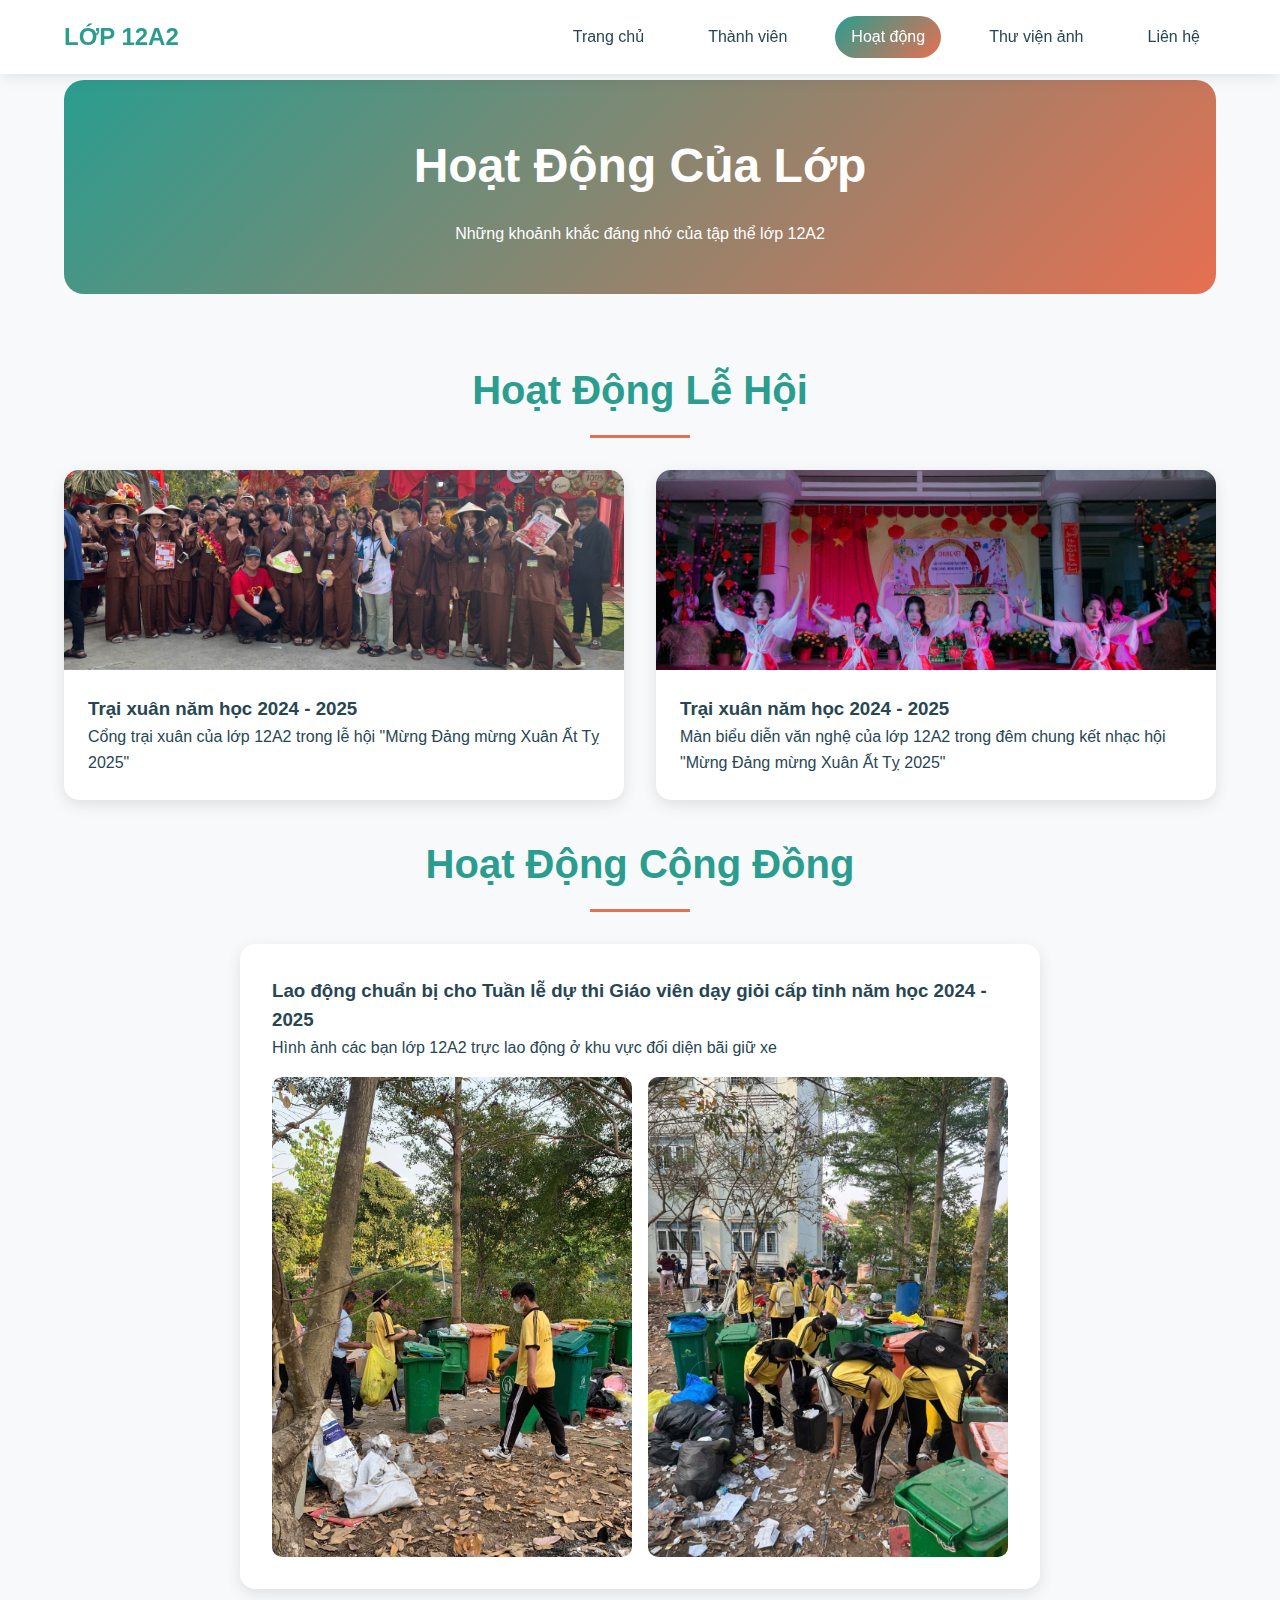
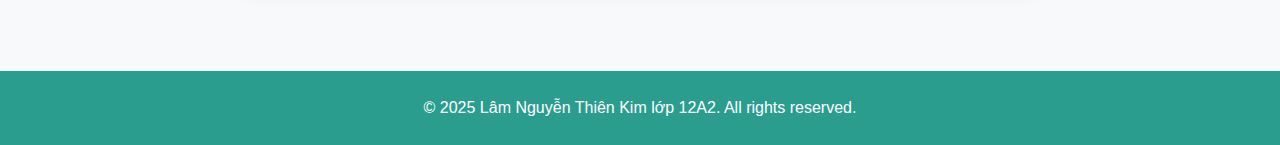
<file: activities.html>
<!DOCTYPE html>
<html lang="vi">
<head>
    <meta charset="UTF-8">
    <meta name="viewport" content="width=device-width, initial-scale=1.0">
    <title>Lớp 12A2 - Hoạt động</title>
    <link rel="stylesheet" href="css/style.css">
    <link rel="stylesheet" href="https://cdnjs.cloudflare.com/ajax/libs/font-awesome/6.0.0/css/all.min.css">
</head>
<body>
    <nav class="menu">
        <div class="logo">LỚP 12A2</div>
        <ul>
            <li><a href="index.html">Trang chủ</a></li>
            <li><a href="members.html">Thành viên</a></li>
            <li><a href="activities.html" class="active">Hoạt động</a></li>
            <li><a href="gallery.html">Thư viện ảnh</a></li>
            <li><a href="contact.html">Liên hệ</a></li>
        </ul>
    </nav>

    <main class="activities-container">
        <header class="page-header">
            <h1>Hoạt Động Của Lớp</h1>
            <p>Những khoảnh khắc đáng nhớ của tập thể lớp 12A2</p>
        </header>

        <section class="activity-section academic">
            <h2 class="section-title">Hoạt Động Lễ Hội</h2>
            <div class="activity-grid">
                <div class="activity-card">
                    <div class="activity-image">
                        <img src="images/anh3.jpg" alt="Học nhóm">
                    </div>
                    <div class="activity-content">
                        <h3>Trại xuân năm học 2024 - 2025</h3>
                        <p>Cổng trại xuân của lớp 12A2 trong lễ hội "Mừng Đảng mừng Xuân Ất Tỵ 2025"</p>
                    </div>
                </div>

                <div class="activity-card">
                    <div class="activity-image">
                        <img src="images/anh5.jpg" alt="Thi học sinh giỏi">
                    </div>
                    <div class="activity-content">
                        <h3>Trại xuân năm học 2024 - 2025</h3>
                        <p>Màn biểu diễn văn nghệ của lớp 12A2 trong đêm chung kết nhạc hội "Mừng Đảng mừng Xuân Ất Tỵ 2025"</p>
                    </div>
                </div>
            </div>
        </section>

        <section class="activity-section cultural">
            <h2 class="section-title">Hoạt Động Cộng Đồng</h2>
            <div class="activity-timeline">
                <div class="timeline-item">
                    <div class="timeline-content">
                        <h3>Lao động chuẩn bị cho Tuần lễ dự thi Giáo viên dạy giỏi cấp tỉnh năm học 2024 - 2025</h3>
                        <p>Hình ảnh các bạn lớp 12A2 trực lao động ở khu vực đối diện bãi giữ xe</p>
                        <div class="timeline-gallery">
                            <img src="images/anh9.jpg" alt="Tết Trung Thu">
                            <img src="images/anh10.jpg" alt="Tết Trung Thu">
                        </div>
                    </div>
                </div>
            </div>
        </section>
    </main>
    </main>

    <footer>
        <p>&copy; 2025 Lâm Nguyễn Thiên Kim lớp 12A2. All rights reserved.</p>
    </footer>

    <script src="js/script.js"></script>
</body>
</html>
</file>
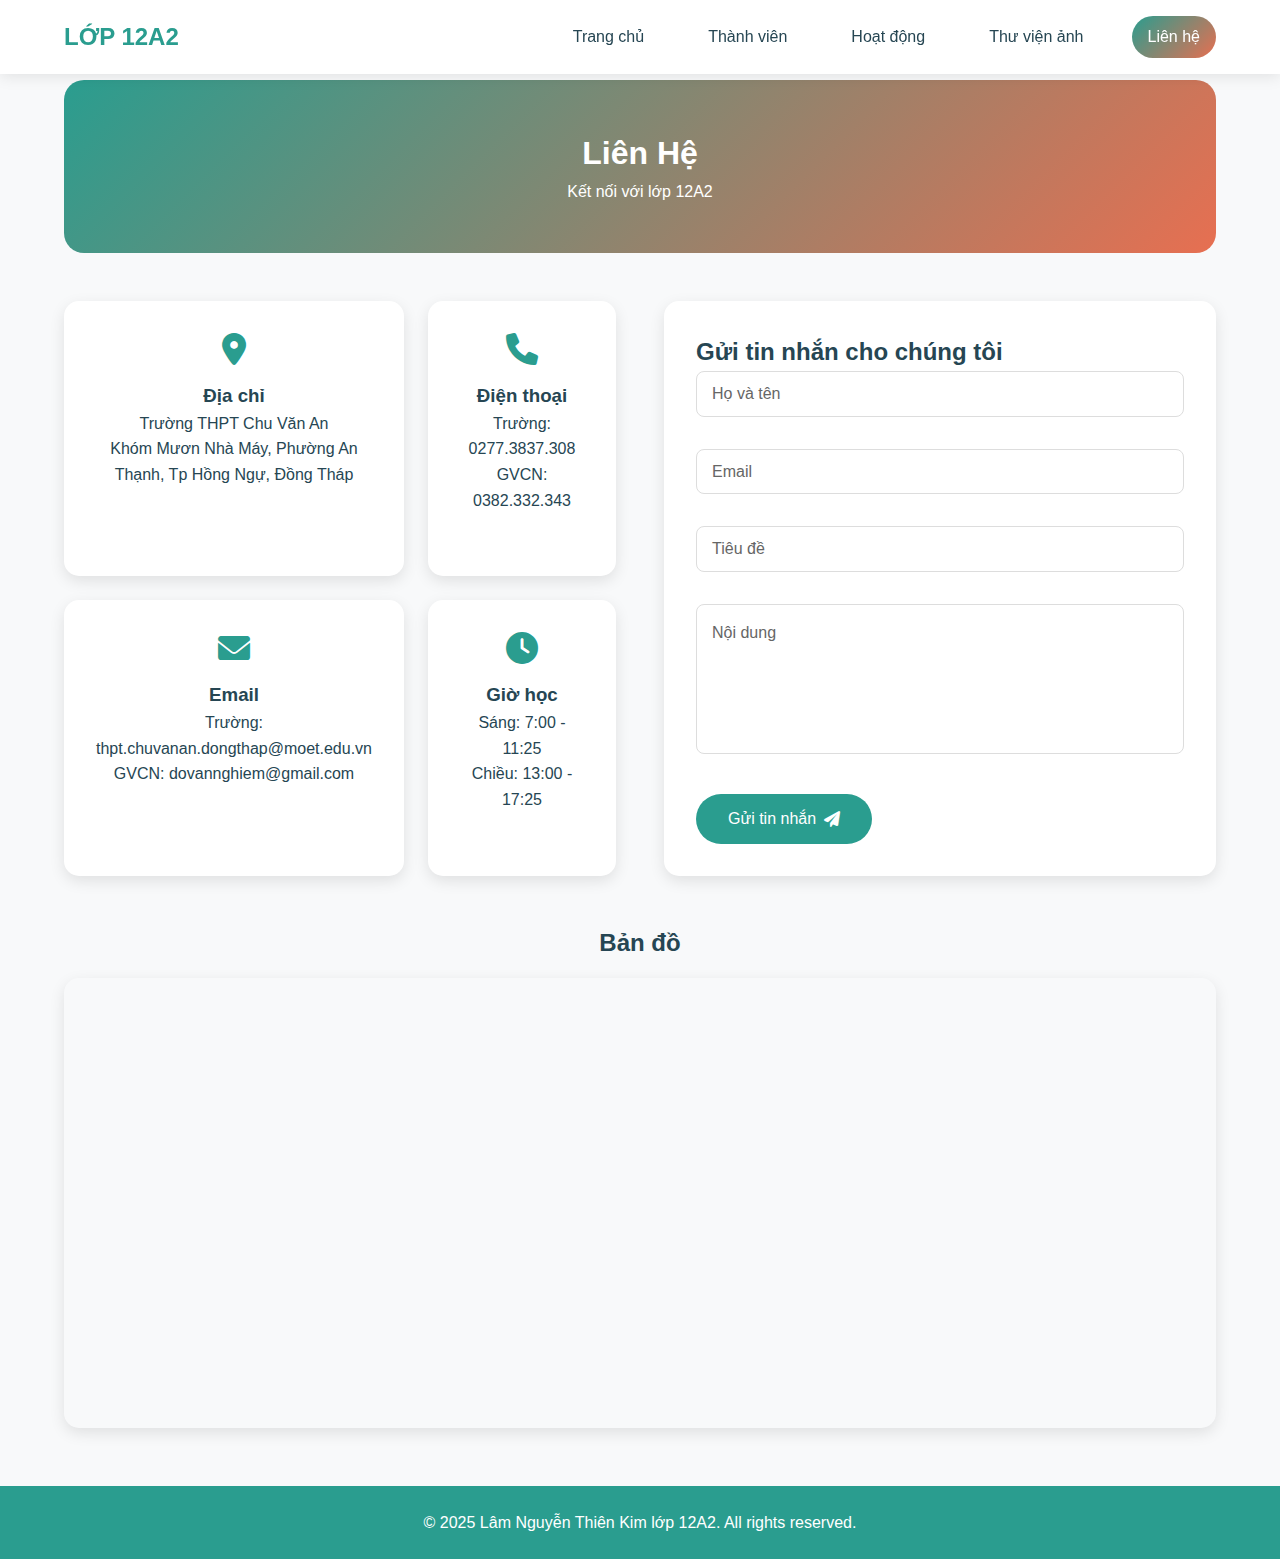
<file: contact.html>
<!DOCTYPE html>
<html lang="vi">
<head>
    <meta charset="UTF-8">
    <meta name="viewport" content="width=device-width, initial-scale=1.0">
    <title>Lớp 12A2 - Liên hệ</title>
    <link rel="stylesheet" href="css/style.css">
    <link rel="stylesheet" href="https://cdnjs.cloudflare.com/ajax/libs/font-awesome/6.0.0/css/all.min.css">
</head>
<body>
    <nav class="menu">
        <div class="logo">LỚP 12A2</div>
        <ul>
            <li><a href="index.html">Trang chủ</a></li>
            <li><a href="members.html">Thành viên</a></li>
            <li><a href="activities.html">Hoạt động</a></li>
            <li><a href="gallery.html">Thư viện ảnh</a></li>
            <li><a href="contact.html" class="active">Liên hệ</a></li>
        </ul>
    </nav>

    <main class="contact-container">
        <div class="contact-header">
            <h1>Liên Hệ</h1>
            <p>Kết nối với lớp 12A2</p>
        </div>

        <div class="contact-content">
            <div class="contact-info">
                <div class="info-card">
                    <i class="fas fa-map-marker-alt"></i>
                    <h3>Địa chỉ</h3>
                    <p>Trường THPT Chu Văn An</p>
                    <p>Khóm Mươn Nhà Máy, Phường An Thạnh, Tp Hồng Ngự, Đồng Tháp</p>
                </div>

                <div class="info-card">
                    <i class="fas fa-phone"></i>
                    <h3>Điện thoại</h3>
                    <p>Trường: 0277.3837.308</p>
                    <p>GVCN: 0382.332.343</p>
                </div>

                <div class="info-card">
                    <i class="fas fa-envelope"></i>
                    <h3>Email</h3>
                    <p>Trường: thpt.chuvanan.dongthap@moet.edu.vn</p>
                    <p>GVCN: dovannghiem@gmail.com</p>
                </div>

                <div class="info-card">
                    <i class="fas fa-clock"></i>
                    <h3>Giờ học</h3>
                    <p>Sáng: 7:00 - 11:25</p>
                    <p>Chiều: 13:00 - 17:25</p>
                </div>
            </div>

            <div class="contact-form">
                <h2>Gửi tin nhắn cho chúng tôi</h2>
                <form id="contactForm">
                    <div class="form-group">
                        <input type="text" id="name" required>
                        <label for="name">Họ và tên</label>
                    </div>

                    <div class="form-group">
                        <input type="email" id="email" required>
                        <label for="email">Email</label>
                    </div>

                    <div class="form-group">
                        <input type="text" id="subject" required>
                        <label for="subject">Tiêu đề</label>
                    </div>

                    <div class="form-group">
                        <textarea id="message" required></textarea>
                        <label for="message">Nội dung</label>
                    </div>

                    <button type="submit" class="submit-btn">
                        <span>Gửi tin nhắn</span>
                        <i class="fas fa-paper-plane"></i>
                    </button>
                </form>
            </div>
        </div>

        <div class="contact-map">
            <h2>Bản đồ</h2>
            <iframe src="https://www.google.com/maps/embed?pb=!1m18!1m12!1m3!1d3915.3790392212166!2d105.3432441!3d10.8173305!2m3!1f0!2f0!3f0!3m2!1i1024!2i768!4f13.1!3m3!1m2!1s0x310a36e2085b3e11%3A0x4caad911b9c69737!2zVHLGsOG7nW5nIFRIUFQgQ2h1IFbEg24gQW4!5e0!3m2!1svi!2s!4v1711425698646!5m2!1svi!2s" 
                width="100%" height="450" style="border:0;" allowfullscreen="" loading="lazy" referrerpolicy="no-referrer-when-downgrade"></iframe>
        </div>
    </main>

    <footer>
        <p>&copy; 2025 Lâm Nguyễn Thiên Kim lớp 12A2. All rights reserved.</p>
    </footer>

    <script src="js/script.js"></script>
</body>
</html>
</file>
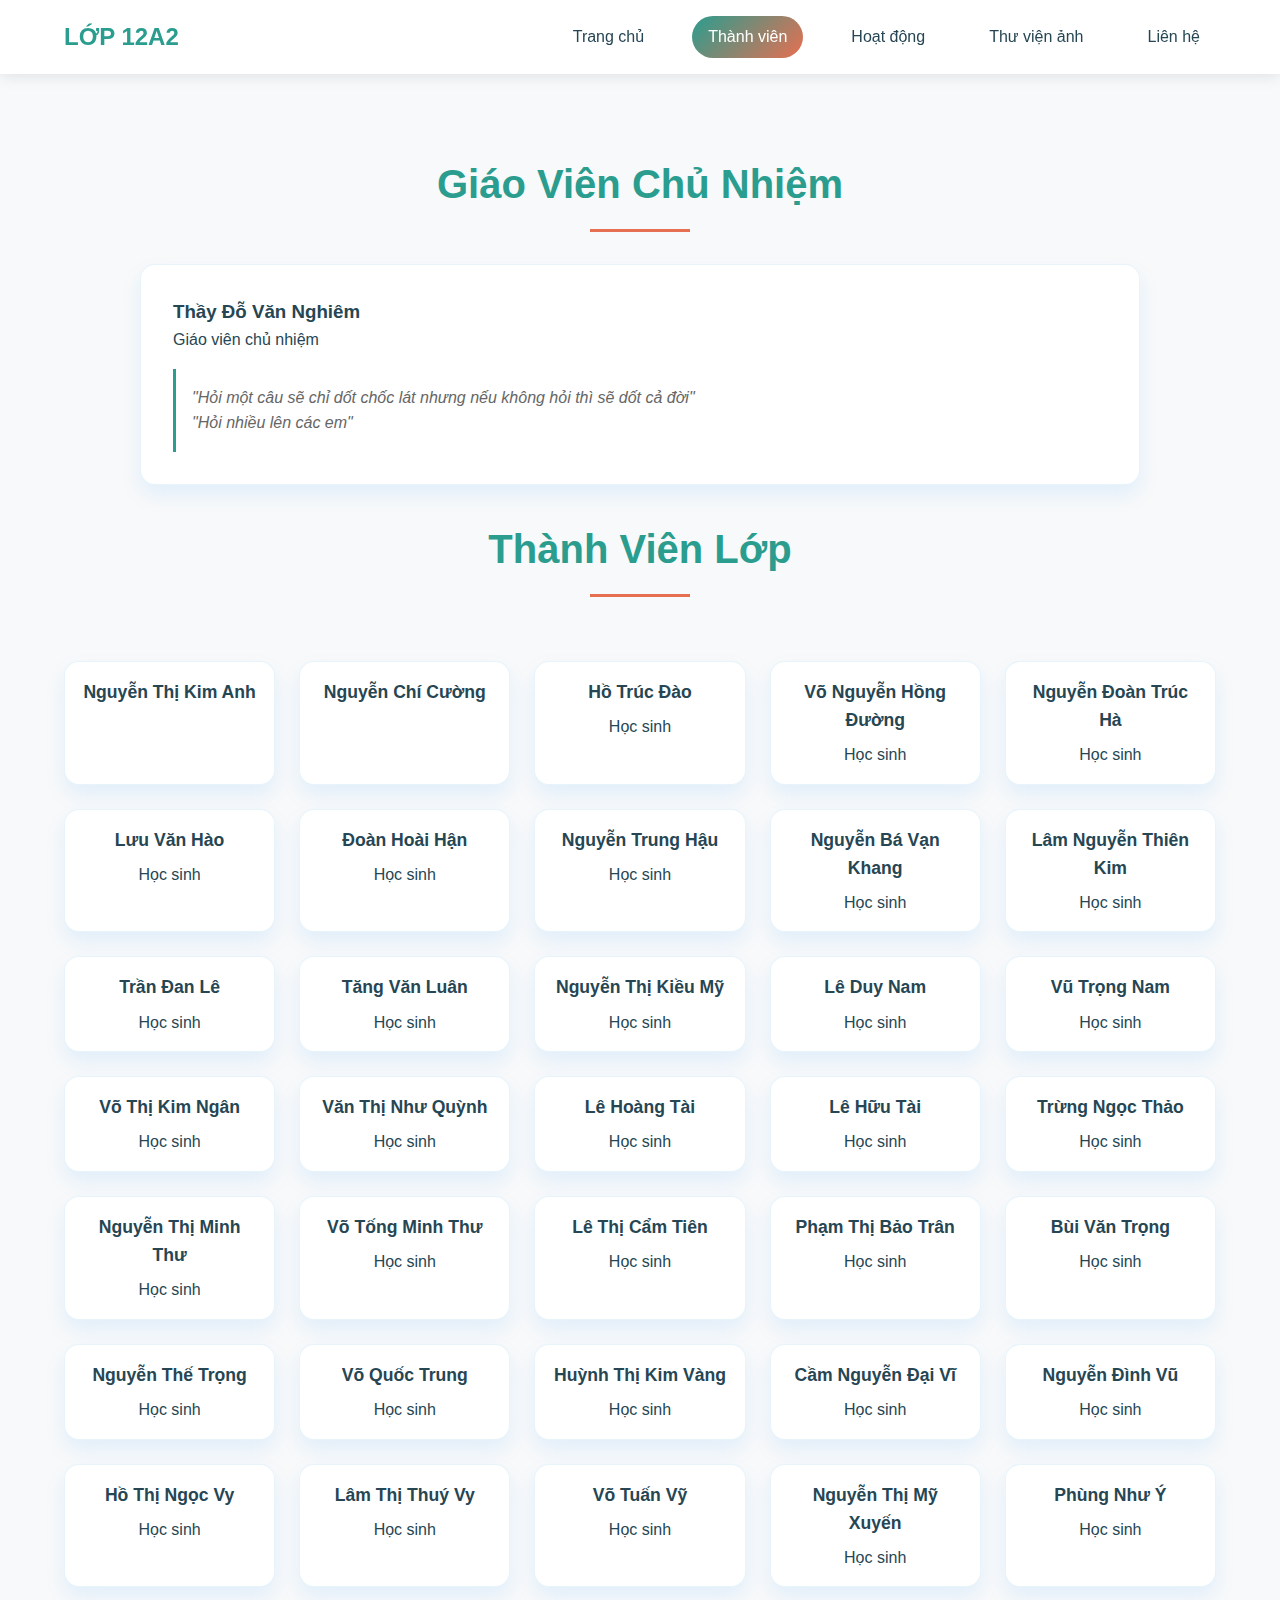
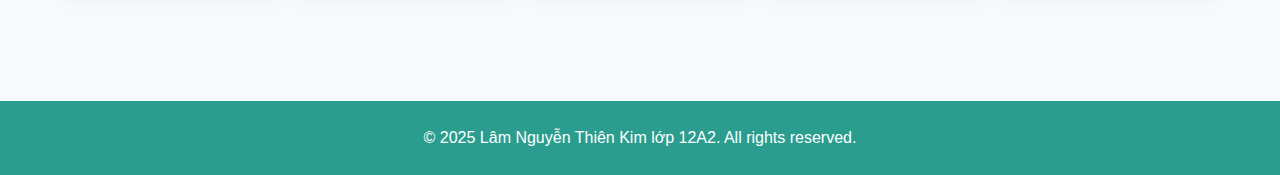
<file: members.html>
<!DOCTYPE html>
<html lang="vi">
<head>
    <meta charset="UTF-8">
    <meta name="viewport" content="width=device-width, initial-scale=1.0">
    <title>Lớp 12A2 - Thành viên</title>
    <link rel="stylesheet" href="css/style.css">
    <link rel="stylesheet" href="https://cdnjs.cloudflare.com/ajax/libs/font-awesome/6.0.0/css/all.min.css">
</head>
<body>
    <nav class="menu">
        <div class="logo">LỚP 12A2</div>
        <ul>
            <li><a href="index.html">Trang chủ</a></li>
            <li><a href="members.html" class="active">Thành viên</a></li>
            <li><a href="activities.html">Hoạt động</a></li>
            <li><a href="gallery.html">Thư viện ảnh</a></li>
            <li><a href="contact.html">Liên hệ</a></li>
        </ul>
    </nav>

    <main class="members-container">
        <section class="teacher-section">
            <h2 class="section-title">Giáo Viên Chủ Nhiệm</h2>
            <div class="teacher-card">
                
                <div class="teacher-info">
                    <h3>Thầy Đỗ Văn Nghiêm</h3>
                    <p>Giáo viên chủ nhiệm</p>
                    <div class="teacher-quote">
                        "Hỏi một câu sẽ chỉ dốt chốc lát nhưng nếu không hỏi thì sẽ dốt cả đời"
                        <br>"Hỏi nhiều lên các em"
                    </div>
                </div>
            </div>
        </section>
            <h2 class="section-title">Thành Viên Lớp</h2>
            <div class="students-grid">
                <!-- Danh sách học sinh theo thứ tự alphabet -->
                <div class="student-card">
                    <div class="student-info">
                        <h3>Nguyễn Thị Kim Anh</h3>
                    </div>
                </div>
                <div class="student-card">
                    <div class="student-info">
                        <h3>Nguyễn Chí Cường</h3>
                    </div>
                </div>
                <div class="student-card">
                    <div class="student-info">
                        <h3>Hồ Trúc Đào</h3>
                        <div>Học sinh</div>
                    </div>
                </div>
                <div class="student-card">
                    <div class="student-info">
                        <h3>Võ Nguyễn Hồng Đường</h3>
                        <div>Học sinh</div>
                    </div>
                </div>
                <div class="student-card">
                    <div class="student-info">
                        <h3>Nguyễn Đoàn Trúc Hà</h3>
                        <div>Học sinh</div>
                    </div>
                </div>
                <div class="student-card">
                    <div class="student-info">
                        <h3>Lưu Văn Hào</h3>
                        <div>Học sinh</div>
                    </div>
                </div>
                <div class="student-card">
                    <div class="student-info">
                        <h3>Đoàn Hoài Hận</h3>
                        <div>Học sinh</div>
                    </div>
                </div>
                <div class="student-card">
                    <div class="student-info">
                        <h3>Nguyễn Trung Hậu</h3>
                        <div>Học sinh</div>
                    </div>
                </div>
                <div class="student-card">
                    <div class="student-info">
                        <h3>Nguyễn Bá Vạn Khang</h3>
                        <div>Học sinh</div>
                    </div>
                </div>
                <div class="student-card">
                    <div class="student-info">
                        <h3>Lâm Nguyễn Thiên Kim</h3>
                        <div>Học sinh</div>
                    </div>
                </div>
                <div class="student-card">
                    <div class="student-info">
                        <h3>Trần Đan Lê</h3>
                        <div>Học sinh</div>
                    </div>
                </div>
                <div class="student-card">
                    <div class="student-info">
                        <h3>Tăng Văn Luân</h3>
                        <div>Học sinh</div>
                    </div>
                </div>
                <div class="student-card">
                    <div class="student-info">
                        <h3>Nguyễn Thị Kiều Mỹ</h3>
                        <div>Học sinh</div>
                    </div>
                </div>
                <div class="student-card">
                    <div class="student-info">
                        <h3>Lê Duy Nam</h3>
                        <div>Học sinh</div>
                    </div>
                </div>
                <div class="student-card">
                    <div class="student-info">
                        <h3>Vũ Trọng Nam</h3>
                        <div>Học sinh</div>
                    </div>
                </div>
                <div class="student-card">
                    <div class="student-info">
                        <h3>Võ Thị Kim Ngân</h3>
                        <div>Học sinh</div>
                    </div>
                </div>
                <div class="student-card">
                    <div class="student-info">
                        <h3>Văn Thị Như Quỳnh</h3>
                        <div>Học sinh</div>
                    </div>
                </div>
                <div class="student-card">
                    <div class="student-info">
                        <h3>Lê Hoàng Tài</h3>
                        <div>Học sinh</div>
                    </div>
                </div>
                <div class="student-card">
                    <div class="student-info">
                        <h3>Lê Hữu Tài</h3>
                        <div>Học sinh</div>
                    </div>
                </div>
                <div class="student-card">
                    <div class="student-info">
                        <h3>Trừng Ngọc Thảo</h3>
                        <div>Học sinh</div>
                    </div>
                </div>
                <div class="student-card">
                    <div class="student-info">
                        <h3>Nguyễn Thị Minh Thư</h3>
                        <div>Học sinh</div>
                    </div>
                </div>
                <div class="student-card">
                    <div class="student-info">
                        <h3>Võ Tống Minh Thư</h3>
                        <div>Học sinh</div>
                    </div>
                </div>
                <div class="student-card">
                    <div class="student-info">
                        <h3>Lê Thị Cẩm Tiên</h3>
                        <div>Học sinh</div>
                    </div>
                </div>
                <div class="student-card">
                    <div class="student-info">
                        <h3>Phạm Thị Bảo Trân</h3>
                        <div>Học sinh</div>
                    </div>
                </div>
                <div class="student-card">
                    <div class="student-info">
                        <h3>Bùi Văn Trọng</h3>
                        <div>Học sinh</div>
                    </div>
                </div>
                <div class="student-card">
                    <div class="student-info">
                        <h3>Nguyễn Thế Trọng</h3>
                        <div>Học sinh</div>
                    </div>
                </div>
                <div class="student-card">
                    <div class="student-info">
                        <h3>Võ Quốc Trung</h3>
                        <div>Học sinh</div>
                    </div>
                </div>
                <div class="student-card">
                    <div class="student-info">
                        <h3>Huỳnh Thị Kim Vàng</h3>
                        <div>Học sinh</div>
                    </div>
                </div>
                <div class="student-card">
                    <div class="student-info">
                        <h3>Cầm Nguyễn Đại Vĩ</h3>
                        <div>Học sinh</div>
                    </div>
                </div>
                <div class="student-card">
                    <div class="student-info">
                        <h3>Nguyễn Đình Vũ</h3>
                        <div>Học sinh</div>
                    </div>
                </div>
                <div class="student-card">
                    <div class="student-info">
                        <h3>Hồ Thị Ngọc Vy</h3>
                        <div>Học sinh</div>
                    </div>
                </div>
                <div class="student-card">
                    <div class="student-info">
                        <h3>Lâm Thị Thuý Vy</h3>
                        <div>Học sinh</div>
                    </div>
                </div>
                <div class="student-card">
                    <div class="student-info">
                        <h3>Võ Tuấn Vỹ</h3>
                        <div>Học sinh</div>
                    </div>
                </div>
                <div class="student-card">
                    <div class="student-info">
                        <h3>Nguyễn Thị Mỹ Xuyến</h3>
                        <div>Học sinh</div>
                    </div>
                </div>
                <div class="student-card">
                    <div class="student-info">
                        <h3>Phùng Như Ý</h3>
                        <div>Học sinh</div>
                    </div>
                </div>
            </div>
        </section>
    </main>

    <footer>
        <p>&copy; 2025 Lâm Nguyễn Thiên Kim lớp 12A2. All rights reserved.</p>
    </footer>

    <script src="js/script.js"></script>
</body>
</html>
</file>
<file: css/style.css>
:root {
    --primary-color: #2a9d8f;
    --secondary-color: #e76f51;
    --accent-color: #f4a261;
    --text-color: #264653;
    --light-bg: #f8f9fa;
    --white: #ffffff;
    --gradient: linear-gradient(135deg, var(--primary-color), var(--secondary-color));
}

* {
    margin: 0;
    padding: 0;
    box-sizing: border-box;
    font-family: 'Poppins', sans-serif;
}

body {
    background: var(--light-bg);
    color: var(--text-color);
    line-height: 1.6;
}

/* Navigation */
.menu {
    display: flex;
    justify-content: space-between;
    align-items: center;
    padding: 1rem 5%;
    background: var(--white);
    box-shadow: 0 2px 15px rgba(0,0,0,0.1);
    position: fixed;
    width: 100%;
    top: 0;
    left: 0;
    z-index: 1000;
}

.menu .logo {
    font-size: 1.5rem;
    font-weight: 700;
    color: var(--primary-color);
    text-decoration: none;
}

.menu ul {
    display: flex;
    list-style: none;
    gap: 2rem;
    margin: 0;
    padding: 0;
}

.menu li {
    position: relative;
}

.menu a {
    color: var(--text-color);
    text-decoration: none;
    padding: 0.5rem 1rem;
    border-radius: 30px;
    transition: all 0.3s ease;
    font-weight: 500;
    display: block;
}

.menu a:hover,
.menu a.active {
    background: var(--gradient);
    color: var(--white);
}

.menu-toggle {
    display: none;
    background: none;
    border: none;
    font-size: 1.5rem;
    color: var(--primary-color);
    cursor: pointer;
    padding: 0.5rem;
}

/* Hero Section */
.hero {
    min-height: 100vh;
    background: var(--gradient);
    padding: 8rem 5% 4rem;
    display: flex;
    align-items: center;
    position: relative;
    overflow: hidden;
}

.hero::before {
    content: '';
    position: absolute;
    width: 100%;
    height: 100%;
    background: url('path/to/pattern.svg');
    opacity: 0.1;
}

.hero-content {
    max-width: 800px;
    margin: 0 auto;
    text-align: center;
    color: var(--white);
    position: relative;
    z-index: 1;
}

/* Cards */
.card {
    background: var(--white);
    border-radius: 20px;
    padding: 2rem;
    box-shadow: 0 10px 30px rgba(0,0,0,0.1);
    transition: transform 0.3s ease;
}

.card:hover {
    transform: translateY(-5px);
}

/* Section Styles */
.section {
    padding: 6rem 5%;
}

.section-title {
    text-align: center;
    margin-bottom: 4rem;
    position: relative;
}

.section-title::after {
    content: '';
    position: absolute;
    bottom: -10px;
    left: 50%;
    transform: translateX(-50%);
    width: 50px;
    height: 3px;
    background: var(--gradient);
}

/* Grid Layouts */
.grid {
    display: grid;
    gap: 2rem;
}

.grid-2 {
    grid-template-columns: repeat(auto-fit, minmax(350px, 1fr));
}

.grid-3 {
    grid-template-columns: repeat(auto-fit, minmax(250px, 1fr));
}

/* Animations */
@keyframes fadeUp {
    from {
        opacity: 0;
        transform: translateY(20px);
    }
    to {
        opacity: 1;
        transform: translateY(0);
    }
}

.animate {
    animation: fadeUp 0.6s ease forwards;
}

/* Responsive Design */
@media (max-width: 768px) {
    .menu-toggle {
        display: block;
    }

    .menu ul {
        display: none;
        position: absolute;
        top: 100%;
        left: 0;
        right: 0;
        background: var(--white);
        flex-direction: column;
        padding: 1rem 0;
        gap: 0;
        box-shadow: 0 2px 15px rgba(0,0,0,0.1);
    }

    .menu ul.active {
        display: flex;
    }

    .menu li {
        width: 100%;
    }

    .menu a {
        padding: 1rem 2rem;
        border-radius: 0;
    }

    .menu a:hover,
    .menu a.active {
        background: var(--gradient);
        color: var(--white);
    }
    
    .section {
        padding: 4rem 5%;
    }
}

/* Mobile menu styles */
@media (max-width: 768px) {
    .menu-toggle {
        display: block;
    }

    .menu ul {
        display: none;
        position: absolute;
        top: 100%;
        left: 0;
        right: 0;
        background: var(--gradient);
        flex-direction: column;
        padding: 1rem 0;
        gap: 0;
    }

    .menu ul.active {
        display: flex;
    }

    .menu ul li {
        width: 100%;
    }

    .menu ul li a {
        display: block;
        padding: 1rem 2rem;
        border-radius: 0;
    }

    .menu ul li a:hover,
    .menu ul li a.active {
        background: rgba(255, 255, 255, 0.1);
    }
}

/* Features section */
.features {
    display: grid;
    grid-template-columns: repeat(auto-fit, minmax(250px, 1fr));
    gap: 2rem;
    padding: 4rem 5%;
}

.feature-card {
    background: var(--white);
    padding: 2rem;
    border-radius: 15px;
    text-align: center;
    transition: transform 0.3s;
    box-shadow: 0 10px 20px rgba(30,144,255,0.1);
    border: 1px solid rgba(135,206,235,0.2);
}

.feature-card:hover {
    transform: translateY(-5px);
    box-shadow: 0 15px 30px rgba(30,144,255,0.2);
}

.feature-card i {
    font-size: 2.5rem;
    color: var(--primary-color);
    margin-bottom: 1rem;
}

/* Footer */
footer {
    background: var(--primary-color);
    color: var(--white);
    text-align: center;
    padding: 1.5rem;
    position: relative;
    bottom: 0;
    width: 100%;
}

/* Animations */
@keyframes fadeIn {
    from {
        opacity: 0;
        transform: translateY(20px);
    }
    to {
        opacity: 1;
        transform: translateY(0);
    }
}

@keyframes floatClouds {
    from {
        background-position: 0 0;
    }
    to {
        background-position: 1000px 0;
    }
}

/* Responsive Design */
@media (max-width: 768px) {
    .menu ul {
        display: none;
    }
    
    .hero-content h1 {
        font-size: 2rem;
    }
}

/* Members Page Styles */
.members-container {
    padding: 120px 5% 50px;
    background: #f8f9fa;
}

.section-title {
    text-align: center;
    color: var(--primary-color);
    font-size: 2.5rem;
    margin: 2rem 0;
    position: relative;
    padding-bottom: 1rem;
}

.section-title::after {
    content: '';
    position: absolute;
    bottom: 0;
    left: 50%;
    transform: translateX(-50%);
    width: 100px;
    height: 3px;
    background: var(--secondary-color);
}

/* Teacher Card Styles */
.teacher-card {
    display: flex;
    background: var(--white);
    border-radius: 15px;
    overflow: hidden;
    box-shadow: 0 10px 20px rgba(30,144,255,0.1);
    border: 1px solid rgba(135,206,235,0.2);
    margin: 2rem auto;
    max-width: 1000px;
}

/* Updated Image Container Styles */
.teacher-image {
    flex: 0 0 300px;
    position: relative;
    overflow: hidden;
    height: 400px; /* Increased height */
    background: linear-gradient(45deg, #fff5f8, #fff);
}

.teacher-image img {
    width: 100%;
    height: 100%;
    object-fit: contain; /* Changed from cover to contain */
    padding: 10px; /* Added padding to prevent edge touching */
}

.teacher-info {
    padding: 2rem;
    flex: 1;
}

.teacher-quote {
    font-style: italic;
    color: #666;
    margin-top: 1rem;
    padding: 1rem;
    border-left: 3px solid var(--primary-color);
}

/* Student Grid Styles */
.leadership-grid,
.team-leaders-grid,
.students-grid {
    display: grid;
    grid-template-columns: repeat(auto-fill, minmax(250px, 1fr));
    gap: 2rem;
    margin: 2rem 0;
}

.students-grid {
    display: grid;
    grid-template-columns: repeat(auto-fill, minmax(200px, 1fr));
    gap: 1.5rem;
    padding: 2rem 0;
}

.student-card {
    background: var(--white);
    border-radius: 15px;
    overflow: hidden;
    box-shadow: 0 10px 20px rgba(30,144,255,0.1);
    border: 1px solid rgba(135,206,235,0.2);
    transition: all 0.3s ease;
}

.student-card:hover {
    transform: translateY(-5px);
    box-shadow: 0 15px 30px rgba(30,144,255,0.2);
}

.student-card:hover .student-image img {
    transform: scale(1.1);
}

.student-image {
    position: relative;
    padding-top: 120%; /* Increased from 100% for more vertical space */
    background: linear-gradient(45deg, #fff5f8, #fff);
}

.student-image img {
    position: absolute;
    top: 0;
    left: 0;
    width: 100%;
    height: 100%;
    object-fit: contain; /* Changed from cover to contain */
    padding: 10px; /* Added padding to prevent edge touching */
    background-color: #fff; /* Added white background */
}

.role-badge {
    background: var(--gradient);
    color: white;
    padding: 0.4rem 1rem;
    border-radius: 20px;
    font-size: 0.8rem;
    position: absolute;
    top: 10px;
    right: 10px;
    box-shadow: 0 2px 10px rgba(0,0,0,0.1);
}

.student-info {
    padding: 1rem;
    text-align: center;
}

.student-info h3 {
    color: var(--text-color);
    font-size: 1.1rem;
    margin-bottom: 0.5rem;
}

.student-info p {
    color: #666;
    font-size: 0.9rem;
}

/* Leadership Cards Special Styling */
.student-card.leadership {
    grid-column: span 2;
    display: flex;
    align-items: center;
}

.student-card.leadership .student-image {
    flex: 0 0 250px; /* Increased width */
    height: 300px; /* Increased height */
    padding-top: 0;
}

/* Responsive Adjustments */
@media (max-width: 768px) {
    .teacher-card {
        flex-direction: column;
    }
    
    .teacher-image {
        height: 300px;
    }
    
    .student-card.leadership {
        grid-column: span 1;
        flex-direction: column;
    }
    
    .student-card.leadership .student-image {
        width: 100%;
    }
}

/* Activities Page Styles */
.activities-container {
    padding: 80px 5% 50px;
    background: #f8f9fa;
}

.page-header {
    text-align: center;
    margin-bottom: 4rem;
    padding: 3rem 0;
    background: var(--gradient);
    color: white;
    border-radius: 20px;
}

.page-header h1 {
    font-size: 3rem;
    margin-bottom: 1rem;
}

/* Activity Grid */
.activity-grid {
    display: grid;
    grid-template-columns: repeat(auto-fit, minmax(300px, 1fr));
    gap: 2rem;
    margin: 2rem 0;
}

.activity-card {
    background: white;
    border-radius: 15px;
    overflow: hidden;
    box-shadow: 0 5px 15px rgba(0,0,0,0.1);
    transition: transform 0.3s ease;
}

.activity-card:hover {
    transform: translateY(-5px);
}

.activity-image {
    height: 200px;
    overflow: hidden;
}

.activity-image img {
    width: 100%;
    height: 100%;
    object-fit: cover;
}

.activity-content {
    padding: 1.5rem;
}

/* Timeline Style */
.activity-timeline {
    position: relative;
    max-width: 800px;
    margin: 2rem auto;
}

.timeline-item {
    padding: 2rem;
    background: white;
    border-radius: 15px;
    margin-bottom: 2rem;
    box-shadow: 0 5px 15px rgba(0,0,0,0.1);
    position: relative;
}

.timeline-gallery {
    display: grid;
    grid-template-columns: repeat(2, 1fr);
    gap: 1rem;
    margin-top: 1rem;
}

.timeline-gallery img {
    width: 100%;
    border-radius: 10px;
}

/* Masonry Layout */
.activity-masonry {
    columns: 3;
    gap: 2rem;
    margin: 2rem 0;
}

.masonry-item {
    break-inside: avoid;
    margin-bottom: 2rem;
    border-radius: 15px;
    overflow: hidden;
    box-shadow: 0 5px 15px rgba(0,0,0,0.1);
}

.masonry-item img {
    width: 100%;
    display: block;
}

.masonry-content {
    padding: 1.5rem;
    background: white;
}

/* Event Cards */
.event-carousel {
    display: flex;
    overflow-x: auto;
    padding: 2rem 0;
    gap: 2rem;
}

.event-card {
    display: flex;
    background: white;
    border-radius: 15px;
    min-width: 300px;
    box-shadow: 0 5px 15px rgba(0,0,0,0.1);
}

.event-date {
    background: var(--primary-color);
    color: white;
    padding: 1.5rem;
    display: flex;
    flex-direction: column;
    align-items: center;
    justify-content: center;
}

.event-date .day {
    font-size: 2rem;
    font-weight: bold;
}

.btn-details {
    background: var(--primary-color);
    color: white;
    border: none;
    padding: 0.5rem 1rem;
    border-radius: 20px;
    cursor: pointer;
    transition: background 0.3s;
}

.btn-details:hover {
    background: var(--secondary-color);
}

/* Responsive Adjustments */
@media (max-width: 768px) {
    .activity-masonry {
        columns: 1;
    }
    
    .timeline-gallery {
        grid-template-columns: 1fr;
    }
    
    .page-header h1 {
        font-size: 2rem;
    }
}

/* Gallery Styles */
.gallery-container {
    padding: 80px 5% 50px;
    background: #f8f9fa;
}

.gallery-header {
    text-align: center;
    margin-bottom: 3rem;
    padding: 3rem;
    background: var(--gradient);
    color: white;
    border-radius: 20px;
}

.gallery-filter {
    display: flex;
    justify-content: center;
    gap: 1rem;
    margin-bottom: 2rem;
    flex-wrap: wrap;
}

.filter-btn {
    padding: 0.8rem 1.5rem;
    border: none;
    border-radius: 25px;
    background: white;
    color: var(--text-color);
    cursor: pointer;
    transition: all 0.3s ease;
    box-shadow: 0 2px 10px rgba(0,0,0,0.1);
    position: relative;
    overflow: hidden;
}

.filter-btn::after {
    content: '';
    position: absolute;
    bottom: 0;
    left: 0;
    width: 0;
    height: 2px;
    background: var(--primary-color);
    transition: width 0.3s ease;
}

.filter-btn:hover::after,
.filter-btn.active::after {
    width: 100%;
}

.filter-btn.active,
.filter-btn:hover {
    background: var(--primary-color);
    color: white;
}

.gallery-grid {
    display: grid;
    grid-template-columns: repeat(auto-fill, minmax(300px, 1fr));
    gap: 1.5rem;
    padding: 1rem 0;
    min-height: 500px; /* Đảm bảo grid không bị co lại khi filter */
}

.gallery-item {
    position: relative;
    border-radius: 15px;
    overflow: hidden;
    aspect-ratio: 1;
    cursor: pointer;
    box-shadow: 0 5px 15px rgba(0,0,0,0.1);
    opacity: 1;
    transform: scale(1);
    transition: all 0.3s ease-in-out;
}

.gallery-item img {
    width: 100%;
    height: 100%;
    object-fit: cover;
    transition: transform 0.5s ease;
}

.gallery-overlay {
    position: absolute;
    top: 0;
    left: 0;
    width: 100%;
    height: 100%;
    background: rgba(255, 105, 180, 0.8);
    color: white;
    display: flex;
    flex-direction: column;
    justify-content: center;
    align-items: center;
    opacity: 0;
    transition: opacity 0.3s ease;
}

.gallery-item:hover img {
    transform: scale(1.1);
}

.gallery-item:hover .gallery-overlay {
    opacity: 1;
}

.view-btn {
    background: white;
    color: var(--primary-color);
    border: none;
    width: 40px;
    height: 40px;
    border-radius: 50%;
    margin-top: 1rem;
    cursor: pointer;
    transition: transform 0.3s ease;
}

.view-btn:hover {
    transform: scale(1.1);
}

/* Lightbox Styles */
.lightbox {
    position: fixed;
    top: 0;
    left: 0;
    width: 100%;
    height: 100%;
    background: rgba(0,0,0,0.9);
    display: none;
    justify-content: center;
    align-items: center;
    z-index: 1100;
}

.lightbox-image {
    max-width: 90%;
    max-height: 90vh;
    object-fit: contain;
}

.close-lightbox {
    position: absolute;
    top: 20px;
    right: 20px;
    color: white;
    font-size: 2rem;
    cursor: pointer;
}

.lightbox-prev,
.lightbox-next {
    position: absolute;
    top: 50%;
    transform: translateY(-50%);
    background: transparent;
    border: none;
    color: white;
    font-size: 2rem;
    cursor: pointer;
    padding: 1rem;
}

.lightbox-prev { left: 20px; }
lightbox-next { right: 20px; }

/* Responsive Adjustments */
@media (max-width: 768px) {
    .gallery-grid {
        grid-template-columns: repeat(auto-fill, minmax(250px, 1fr));
    }

    .filter-btn {
        padding: 0.6rem 1.2rem;
        font-size: 0.9rem;
    }
}

/* Contact Page Styles */
.contact-container {
    padding: 80px 5% 50px;
    background: #f8f9fa;
}

.contact-header {
    text-align: center;
    margin-bottom: 3rem;
    padding: 3rem;
    background: var(--gradient);
    color: white;
    border-radius: 20px;
}

.contact-content {
    display: grid;
    grid-template-columns: 1fr 1fr;
    gap: 3rem;
    margin-bottom: 3rem;
}

.contact-info {
    display: grid;
    grid-template-columns: repeat(2, 1fr);
    gap: 1.5rem;
}

.info-card {
    background: white;
    padding: 2rem;
    border-radius: 15px;
    text-align: center;
    box-shadow: 0 5px 15px rgba(0,0,0,0.1);
    transition: transform 0.3s ease;
}

.info-card:hover {
    transform: translateY(-5px);
}

.info-card i {
    font-size: 2rem;
    color: var(--primary-color);
    margin-bottom: 1rem;
}

.contact-form {
    background: white;
    padding: 2rem;
    border-radius: 15px;
    box-shadow: 0 5px 15px rgba(0,0,0,0.1);
}

.form-group {
    position: relative;
    margin-bottom: 2rem;
}

.form-group input,
.form-group textarea {
    width: 100%;
    padding: 0.8rem;
    border: 1px solid #ddd;
    border-radius: 8px;
    font-size: 1rem;
    transition: all 0.3s ease;
}

.form-group textarea {
    height: 150px;
    resize: none;
}

.form-group label {
    position: absolute;
    left: 1rem;
    top: 50%;
    transform: translateY(-50%);
    color: #666;
    transition: all 0.3s ease;
    pointer-events: none;
}

.form-group textarea + label {
    top: 1rem;
    transform: none;
}

.form-group input:focus,
.form-group textarea:focus {
    border-color: var(--primary-color);
    box-shadow: 0 0 0 2px rgba(30,144,255,0.2);
}

.form-group input:focus + label,
.form-group textarea:focus + label,
.form-group input:valid + label,
.form-group textarea:valid + label {
    top: -0.5rem;
    left: 0.5rem;
    font-size: 0.8rem;
    color: var(--primary-color);
    background: white;
    padding: 0 0.5rem;
}

.submit-btn {
    background: var(--primary-color);
    color: white;
    border: none;
    padding: 1rem 2rem;
    border-radius: 25px;
    cursor: pointer;
    font-size: 1rem;
    display: flex;
    align-items: center;
    gap: 0.5rem;
    transition: all 0.3s ease;
}

.submit-btn:hover {
    background: var(--accent-color);
    transform: translateY(-2px);
}

.contact-map {
    margin-top: 3rem;
}

.contact-map h2 {
    text-align: center;
    margin-bottom: 1rem;
    color: var(--text-color);
}

.contact-map iframe {
    border-radius: 15px;
    box-shadow: 0 5px 15px rgba(0,0,0,0.1);
}

/* Responsive Adjustments */
@media (max-width: 768px) {
    .contact-content {
        grid-template-columns: 1fr;
    }
    
    .contact-info {
        grid-template-columns: 1fr;
    }
}
</file>
